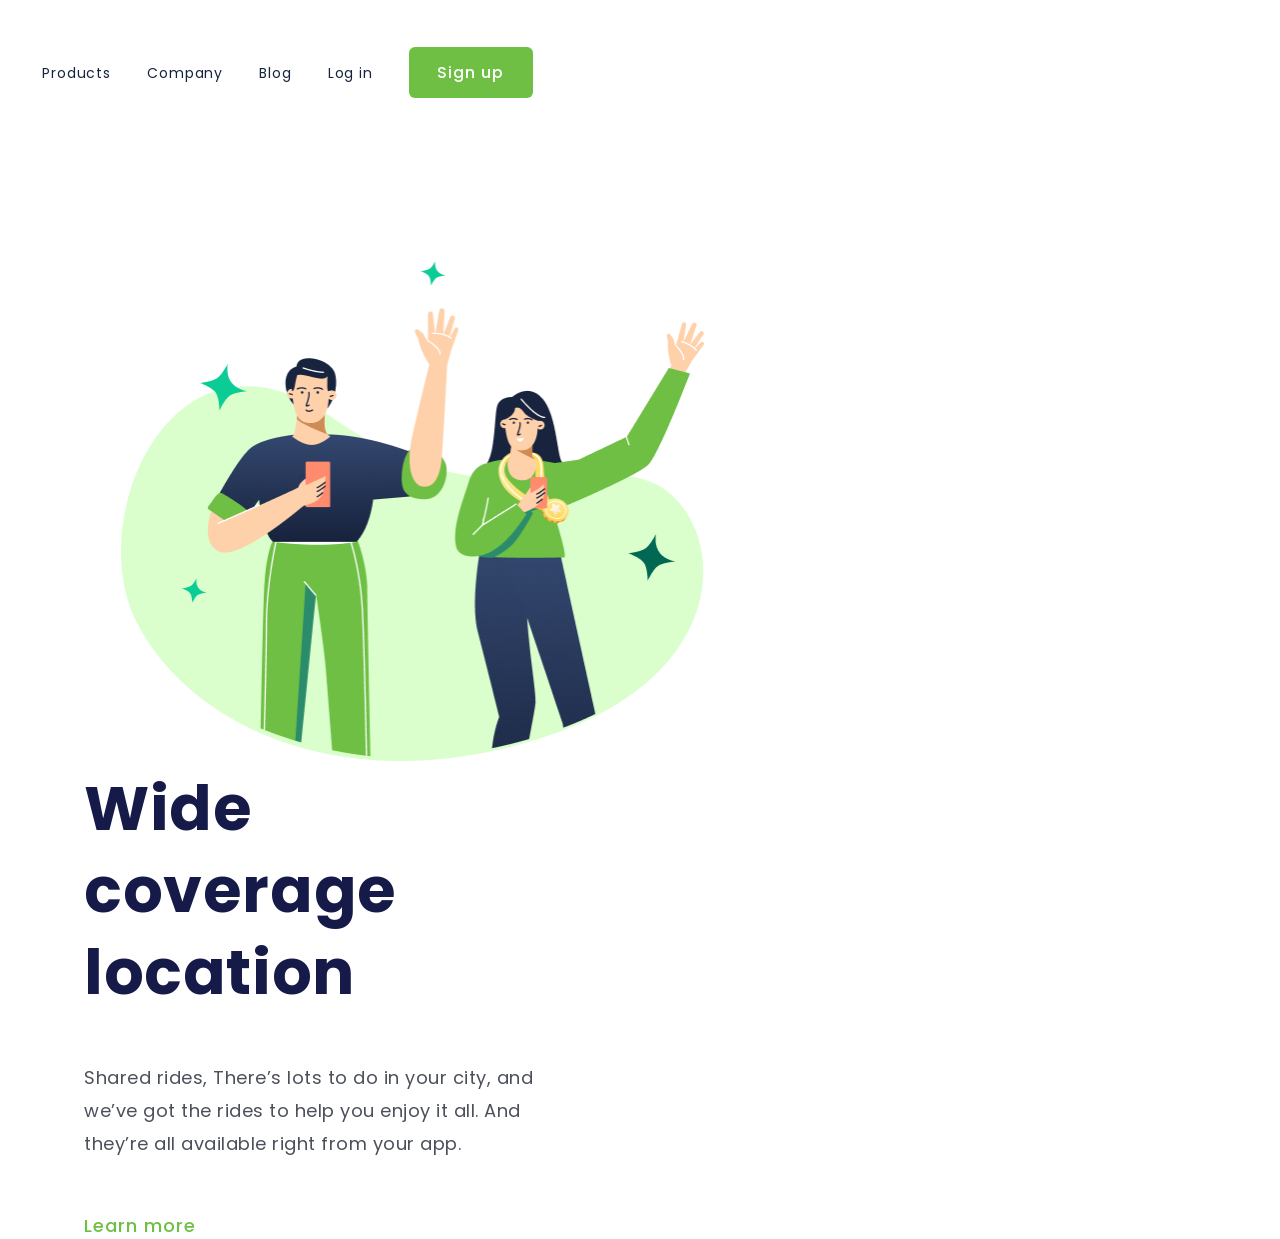
<file: index.html>
<!DOCTYPE html>
<html lang="pt-br">

<head>
    <meta charset="UTF-8">
    <meta name="viewport" content="width=device-width, initial-scale=1.0">
    <title>Projeto Responsivo</title>
    <link rel="stylesheet" href="styles.css">
    <link rel="preconnect" href="https://fonts.googleapis.com">
    <link rel="preconnect" href="https://fonts.gstatic.com" crossorigin>
    <link
        href="https://fonts.googleapis.com/css2?family=Inter:ital,opsz,wght@0,14..32,100..900;1,14..32,100..900&family=Montserrat:ital,wght@0,100..900;1,100..900&family=Poppins:ital,wght@0,100;0,200;0,300;0,400;0,500;0,600;0,700;0,800;0,900;1,100;1,200;1,300;1,400;1,500;1,600;1,700;1,800;1,900&display=swap"
        rel="stylesheet">
</head>

<body>
    <div>
    <header>
        <a class="link-header">Products</a>
        <a class="link-header">Company</a>
        <a class="link-header">Blog</a>
        <a class="link-header">Log in</a>
        <button class="botao-header">Sign up</button>
    </header>
    <main>
        <img class="img-logo" src="./(Positive) Congratulation You get 40 point for your ride.png" alt="Congratulation">

        <section>
            <h1>Wide coverage
                location</h1>
            <p>Shared rides, There’s lots to do in your city, and we’ve got the rides to help you enjoy it all. And
                they’re
                all available right from your app.</p>
            <button class="botao-main">Learn more</button>
        </section>

    </main>
    </div>
</body>

</html>
</file>
<file: styles.css>
* {
    margin: 0;
    padding: 0;
    box-sizing: border-box;
    font-family: "Poppins", sans-serif;
}

header {
    margin-top: 47px;
    margin-left: 42px;

}

.botao-header {
    width: 124px;
    height: 51px;
    background: #6fbf44;
    font-weight: 500;
    font-size: 16px;
    color: #ffffff;
    border: 1px;
    border-radius: 6px;
    cursor: pointer;
    line-height: 29px;
    letter-spacing: 1px;

}

.img-logo {
    width: 595.18px;
    height: 500px;
    margin-top: 163px;
    margin-left: 121px;
    display: inline-block;
}

h1 {
    color: #161a49;
    font-size: 62px;
    font-weight: 700;
    line-height: 82px;
    letter-spacing: 0.596154px;
    width: 493px;

}

p {
    font-weight: 400;
    font-size: 18px;
    color: #4b505a;
    line-height: 33px;
    width: 493px;
    letter-spacing: 0.5px;
    margin-top: 47px;
    margin-bottom: 52px;
}

.link-header {

    line-height: 24px;
    margin-right: 32px;
    font-weight: 400;
    font-size: 14px;
    color: #17233d;
    cursor: pointer;
    text-align: center;
    letter-spacing: 0.875px;
}

section {
    display: inline-block;
    margin-left: 84px;
}

.botao-main {
    font-weight: 500;
    font-size: 18px;
    color: #6fbf44;
    background: none;
    border: none;
    letter-spacing: 1px;
    line-height: 27px;
    cursor: pointer;

}

@media screen and (max-width: 900px) {



div header {
    
    
        width: 100%;
        height: 100%;
        padding: 0;
        margin: 0;
        
    

}


main {
    display: flex;
    flex-direction: column-reverse;
}
   

    a {
        display: none;
    }

    .botao-header {

        border: 1px;
        border-radius: 6px;

        font-size: 12px;
        line-height: 18px;
        width: 91px;
        height: 31px;
        margin: 17px 15px 0 284px;
       











    }



    h1 {
        width: auto;
        font-size: 30px;
        line-height: 30px;
        margin: 83px 55px 0 55px;
        text-align: center;




    }



    p {
        font-size: 18px;
        line-height: 33px;
        margin: 29px 43px 0 43px;
        letter-spacing: 0.5px;
        width: auto;
        text-align: center;
        font-weight: 400px;



    }










    .botao-main {
        font-size: 18px;
        line-height: 23px;
        letter-spacing: 1px;
        margin: 26px auto;
        display: block;



    }



    .img-logo {

        margin: 59px auto;
        width: 312px;
        height: 288px;
        display: block;



    }
}
</file>
<file: HTML/styles.css>
* {
    margin: 0;
    padding: 0;
    box-sizing: border-box;
    font-family: "Poppins", sans-serif;
}

header {
    margin-top: 47px;
    margin-left: 42px;

}

.botao-header {
    width: 124px;
    height: 51px;
    background: #6fbf44;
    font-weight: 500;
    font-size: 16px;
    color: #ffffff;
    border: 1px;
    border-radius: 6px;
    cursor: pointer;
    line-height: 29px;
    letter-spacing: 1px;

}

.img-logo {
    width: 595.18px;
    height: 500px;
    margin-top: 163px;
    margin-left: 121px;
    display: inline-block;
}

h1 {
    color: #161a49;
    font-size: 62px;
    font-weight: 700;
    line-height: 82px;
    letter-spacing: 0.596154px;
    width: 493px;

}

p {
    font-weight: 400;
    font-size: 18px;
    color: #4b505a;
    line-height: 33px;
    width: 493px;
    letter-spacing: 0.5px;
    margin-top: 47px;
    margin-bottom: 52px;
}

.link-header {

    line-height: 24px;
    margin-right: 32px;
    font-weight: 400;
    font-size: 14px;
    color: #17233d;
    cursor: pointer;
    text-align: center;
    letter-spacing: 0.875px;
}

section {
    display: inline-block;
    margin-left: 84px;
}

.botao-main {
    font-weight: 500;
    font-size: 18px;
    color: #6fbf44;
    background: none;
    border: none;
    letter-spacing: 1px;
    line-height: 27px;
    cursor: pointer;

}

@media screen and (max-width: 900px) {
    main {
        width: 100%;
        height: 100%;
        display: flex;
        flex-direction: column-reverse;
        text-align: center;
        
    }

    a {
        display: none;
    }

    .botao-header {
        width: 91px;
        height: 31px;

        border: 1px;
        border-radius: 6px;

        font-size: 12px;
        line-height: 18px;
        position: absolute;
        right: 15px;
        margin-top: 23px;







    }

section {
    margin: 124px 57px 0 57px;
}

    h1 {
        width: 278px;
        font-size: 30px;
        line-height: 30px;
        height: 60px;
        margin: 75px 57px 29px 57px;
        


    }

   

    p {
        font-size: 18px;
        line-height: 33px;
        margin: 29px 43px;
        letter-spacing: 0.5px;
        width: 304px;
        height: 165px;

    }

    .botao-main {
        margin: 26px 96px 59px 120px;
        
    


    }

    .img-logo {
        width: 312px;
        height: 288px;
        margin: 59px 39px 22px 81px;
        

    }


}
</file>
